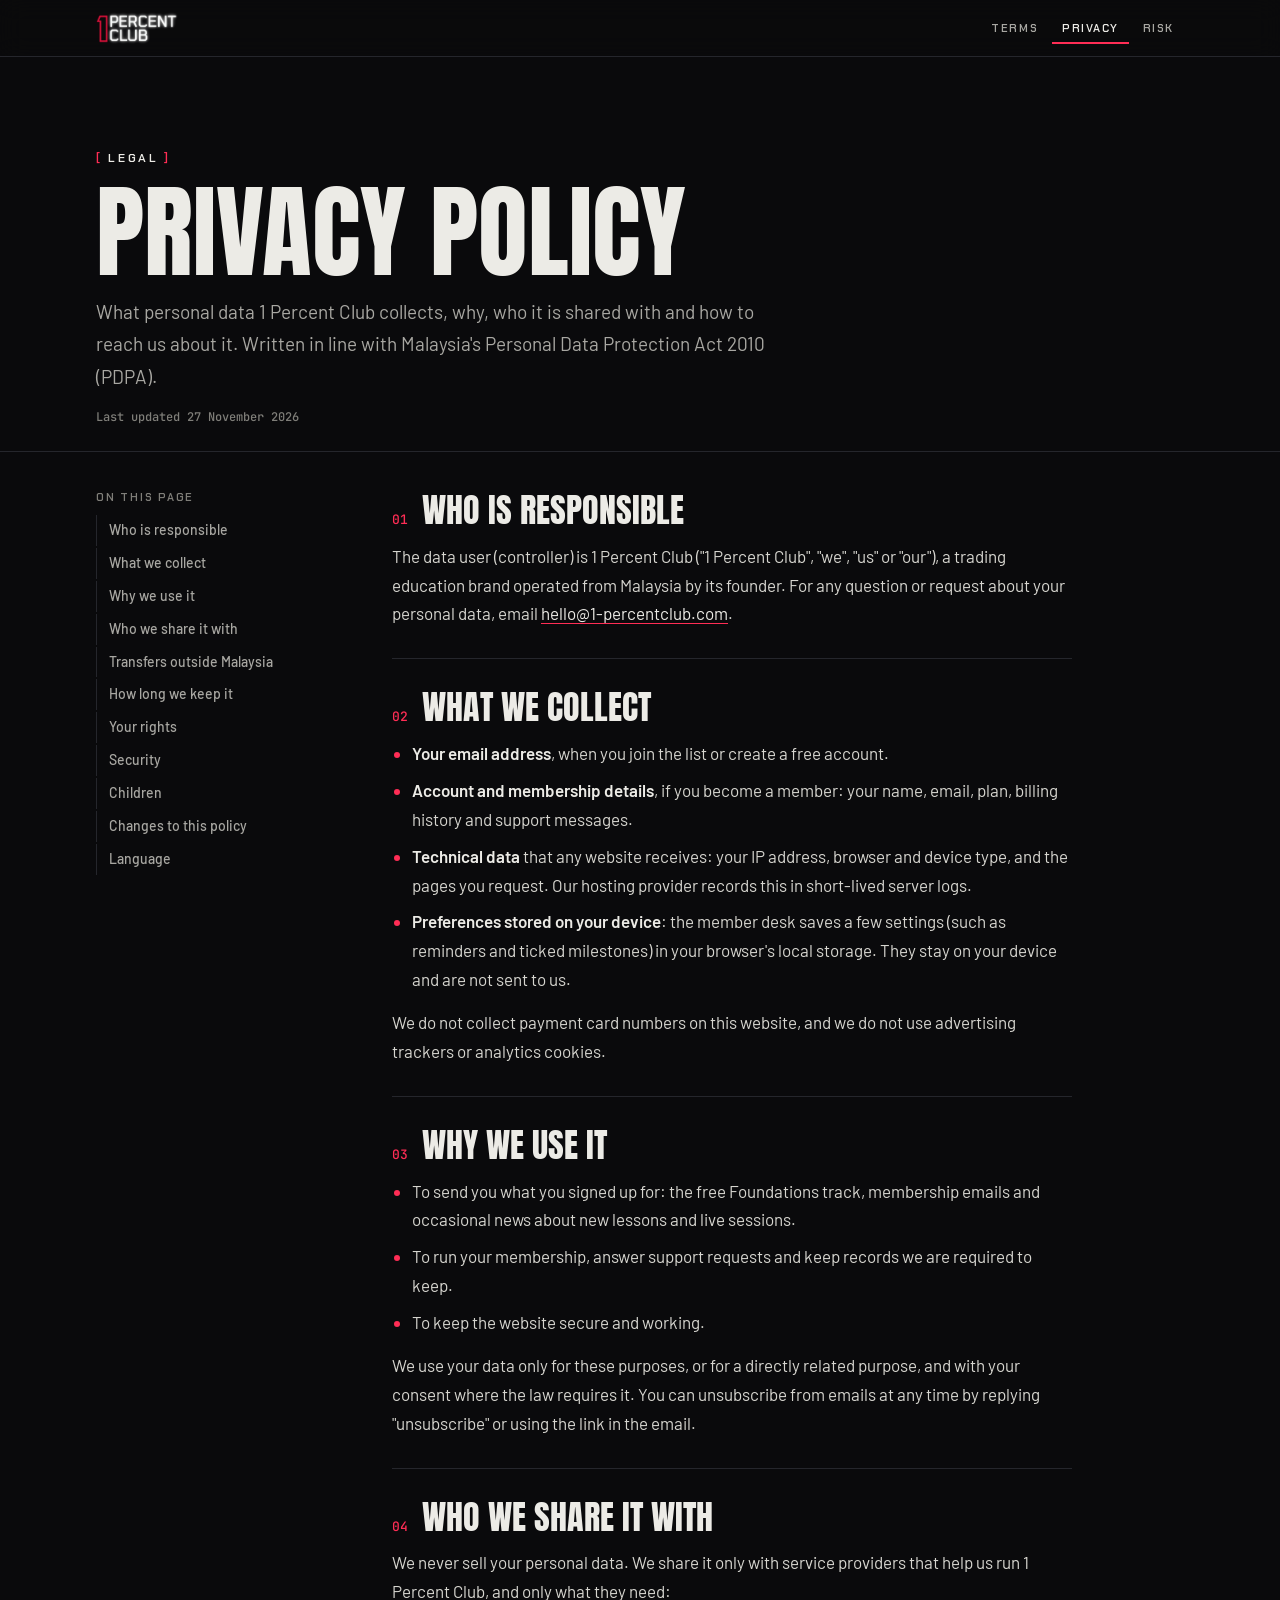
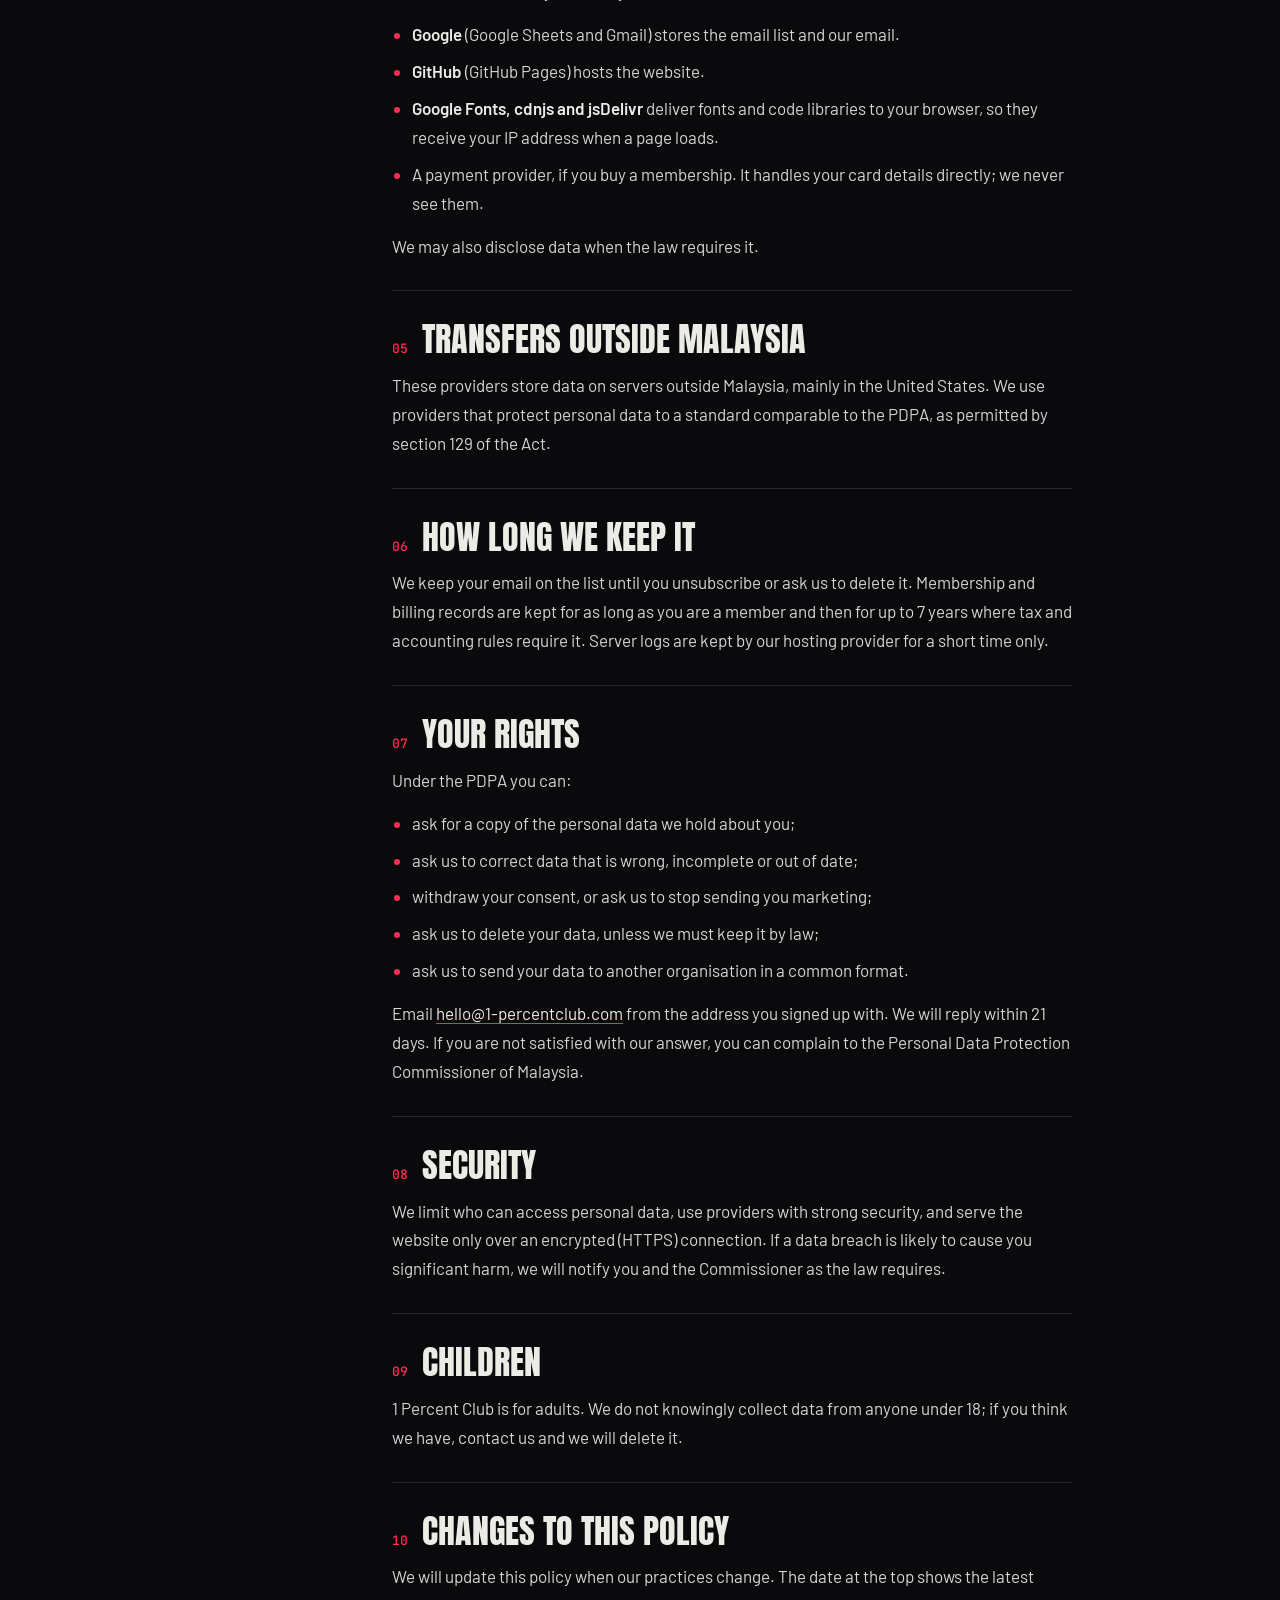
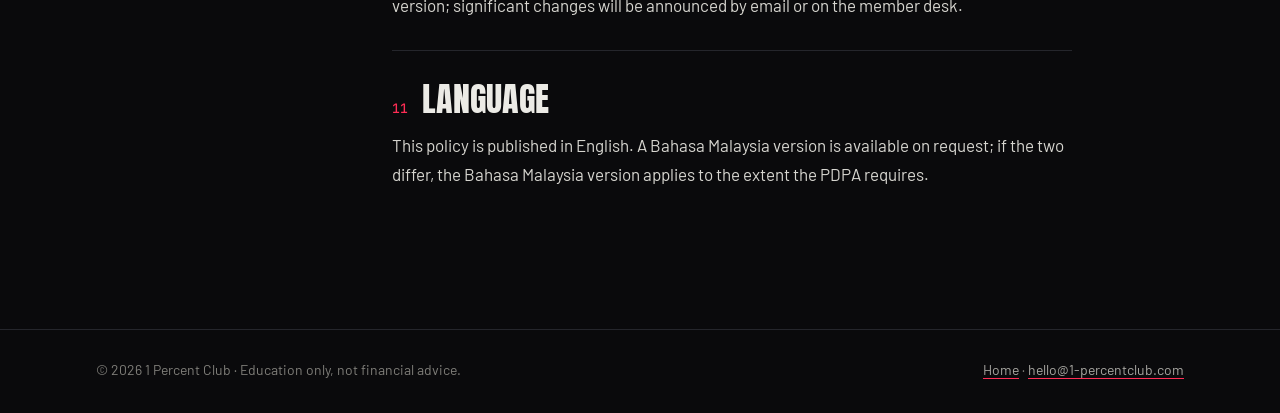
<file: privacy.html>
<!doctype html>
<html lang="en">
<head>
<meta charset="utf-8">
<meta name="viewport" content="width=device-width, initial-scale=1, viewport-fit=cover">
<title>Privacy Policy · 1 Percent Club</title>
<meta name="claude:viewport-fit-sides" content="cover">
<meta name="description" content="What personal data 1 Percent Club collects, why, who it is shared with and how to reach us about it. Written in line with Malaysia&#x27;s Personal Data Protection Act 2010 (PDPA).">
<link rel="canonical" href="https://1-percentclub.com/privacy.html">
<meta name="theme-color" content="#0a0a0c">
<link rel="icon" href="favicon.ico" sizes="any">
<link rel="icon" href="favicon.svg" type="image/svg+xml">
<link rel="apple-touch-icon" href="apple-touch-icon.png">
<meta property="og:title" content="Privacy Policy · 1 Percent Club">
<meta property="og:description" content="What personal data 1 Percent Club collects, why, who it is shared with and how to reach us about it. Written in line with Malaysia&#x27;s Personal Data Protection Act 2010 (PDPA).">
<meta property="og:image" content="https://1-percentclub.com/og-image.jpg">
<link rel="preconnect" href="https://fonts.googleapis.com">
<link rel="preconnect" href="https://fonts.gstatic.com" crossorigin>
<link rel="stylesheet" href="https://fonts.googleapis.com/css2?family=Anton&family=Barlow:wght@400;500;600&family=Chakra+Petch:wght@600&family=JetBrains+Mono:wght@500&display=swap">
<style>
:root { color-scheme: dark; --ink:#0a0a0c; --panel:#111114; --line:#25262c; --line-2:#37383f; --fg:#ecebe6; --muted:#a8a7a2; --dim:#7f7e79; --red:#ff2d55; --crimson:#dc143c;
  --f-display:"Anton","Impact","Arial Narrow",sans-serif; --f-ui:"Chakra Petch","Barlow",system-ui,sans-serif; --f-body:"Barlow",system-ui,-apple-system,"Segoe UI",sans-serif;
  --gl:max(16px, env(safe-area-inset-left, 0px)); --gr:max(16px, env(safe-area-inset-right, 0px)); }
*, *::before, *::after { box-sizing: border-box; }
html { background: var(--ink); -webkit-text-size-adjust: 100%; scroll-padding-top: 90px; }
body { margin: 0; background: var(--ink); color: var(--fg); font: 400 17px/1.7 var(--f-body); -webkit-font-smoothing: antialiased; }
body::before { content: ""; position: fixed; inset: 0 0 auto; height: env(safe-area-inset-top, 0px); z-index: 20; background: var(--ink); }
a { color: var(--fg); text-decoration-color: var(--red); text-underline-offset: 3px; }
:focus-visible { outline: 2px solid var(--red); outline-offset: 3px; }
.wrap { max-width: 1120px; margin-inline: auto; padding-left: var(--gl); padding-right: var(--gr); }
.bar { position: sticky; top: env(safe-area-inset-top, 0px); z-index: 10; background: rgba(10,10,12,.9); -webkit-backdrop-filter: blur(12px); backdrop-filter: blur(12px); border-bottom: 1px solid var(--line); }
.bar .wrap { display: flex; align-items: center; gap: 18px; padding-block: 12px; }
.bar img { height: 32px; width: auto; display: block; }
.bar nav { margin-left: auto; display: flex; gap: 4px; flex-wrap: wrap; }
.bar nav a { font: 600 11px/1 var(--f-ui); letter-spacing: .14em; text-transform: uppercase; color: var(--muted); text-decoration: none; padding: 10px; }
.bar nav a[aria-current="page"] { color: var(--fg); box-shadow: inset 0 -2px 0 var(--red); }
header.top { padding-block: clamp(40px, 7vw, 84px) 28px; border-bottom: 1px solid var(--line); }
.eyebrow { font: 600 12px/1 var(--f-ui); letter-spacing: .22em; text-transform: uppercase; }
.eyebrow::before { content: "[ "; color: var(--red); } .eyebrow::after { content: " ]"; color: var(--red); }
h1 { font: 400 clamp(48px, 8vw, 104px)/.9 var(--f-display); text-transform: uppercase; margin: 16px 0 18px; }
.lead { color: var(--muted); font-size: 19px; max-width: 62ch; margin: 0; }
.updated { font: 500 12px/1 "JetBrains Mono", ui-monospace, monospace; color: var(--dim); margin-top: 18px; }
.layout { display: grid; grid-template-columns: 240px minmax(0, 1fr); gap: 56px; padding-block: 40px 80px; }
.toc { position: sticky; top: 90px; align-self: start; display: grid; gap: 2px; }
.toc span { font: 600 11px/1 var(--f-ui); letter-spacing: .16em; text-transform: uppercase; color: var(--dim); margin-bottom: 10px; }
.toc a { font: 500 14px/1.35 var(--f-body); color: var(--muted); text-decoration: none; padding: 6px 0 6px 12px; border-left: 1px solid var(--line); }
.toc a:hover { color: var(--fg); border-left-color: var(--red); }
article { max-width: 68ch; min-width: 0; }
section { padding-bottom: 30px; margin-bottom: 30px; border-bottom: 1px solid var(--line); }
section:last-child { border-bottom: 0; }
h2 { font: 400 clamp(26px, 3vw, 34px)/1.05 var(--f-display); text-transform: uppercase; margin: 0 0 14px; display: flex; gap: 14px; align-items: baseline; }
h2 .n { font: 500 13px/1 "JetBrains Mono", ui-monospace, monospace; color: var(--red); }
p { margin: 0 0 14px; color: #d6d5cf; } p:last-child { margin-bottom: 0; }
ul { margin: 0 0 14px; padding-left: 20px; color: #d6d5cf; } li { margin-bottom: 8px; } li::marker { color: var(--red); }
b { color: var(--fg); font-weight: 600; }
footer { border-top: 1px solid var(--line); padding-block: 28px calc(env(safe-area-inset-bottom, 0px) + 32px); color: var(--dim); font-size: 14px; }
footer .wrap { display: flex; flex-wrap: wrap; gap: 10px 24px; justify-content: space-between; }
footer a { color: var(--muted); }
@media (max-width: 860px) { .layout { grid-template-columns: 1fr; gap: 28px; } .toc { position: static; } .bar nav a:not([aria-current]) { display: none; } }
</style>
</head>
<body>
<div class="bar"><div class="wrap"><a href="index.html" aria-label="1 Percent Club home"><img src="1pc-logo.webp" alt="1 Percent Club" width="821" height="322"></a><nav aria-label="Legal"><a href="terms.html">Terms</a><a href="privacy.html" aria-current="page">Privacy</a><a href="risk.html">Risk</a></nav></div></div>
<header class="top"><div class="wrap"><span class="eyebrow">Legal</span><h1>Privacy Policy</h1><p class="lead">What personal data 1 Percent Club collects, why, who it is shared with and how to reach us about it. Written in line with Malaysia&#x27;s Personal Data Protection Act 2010 (PDPA).</p><p class="updated">Last updated 27 November 2026</p></div></header>
<main class="wrap layout"><nav class="toc" aria-label="On this page"><span>On this page</span><a href="#who-is-responsible">Who is responsible</a><a href="#what-we-collect">What we collect</a><a href="#why-we-use-it">Why we use it</a><a href="#who-we-share-it-with">Who we share it with</a><a href="#transfers-outside-malaysia">Transfers outside Malaysia</a><a href="#how-long-we-keep-it">How long we keep it</a><a href="#your-rights">Your rights</a><a href="#security">Security</a><a href="#children">Children</a><a href="#changes-to-this-policy">Changes to this policy</a><a href="#language">Language</a></nav><article><section id="who-is-responsible"><h2><span class="n">01</span>Who is responsible</h2><p>The data user (controller) is 1 Percent Club ("1 Percent Club", "we", "us" or "our"), a trading education brand operated from Malaysia by its founder. For any question or request about your personal data, email <a href="mailto:hello@1-percentclub.com">hello@1-percentclub.com</a>.</p></section><section id="what-we-collect"><h2><span class="n">02</span>What we collect</h2><ul><li><b>Your email address</b>, when you join the list or create a free account.</li>
<li><b>Account and membership details</b>, if you become a member: your name, email, plan, billing history and support messages.</li>
<li><b>Technical data</b> that any website receives: your IP address, browser and device type, and the pages you request. Our hosting provider records this in short-lived server logs.</li>
<li><b>Preferences stored on your device</b>: the member desk saves a few settings (such as reminders and ticked milestones) in your browser's local storage. They stay on your device and are not sent to us.</li></ul>
<p>We do not collect payment card numbers on this website, and we do not use advertising trackers or analytics cookies.</p></section><section id="why-we-use-it"><h2><span class="n">03</span>Why we use it</h2><ul><li>To send you what you signed up for: the free Foundations track, membership emails and occasional news about new lessons and live sessions.</li>
<li>To run your membership, answer support requests and keep records we are required to keep.</li>
<li>To keep the website secure and working.</li></ul>
<p>We use your data only for these purposes, or for a directly related purpose, and with your consent where the law requires it. You can unsubscribe from emails at any time by replying "unsubscribe" or using the link in the email.</p></section><section id="who-we-share-it-with"><h2><span class="n">04</span>Who we share it with</h2><p>We never sell your personal data. We share it only with service providers that help us run 1 Percent Club, and only what they need:</p>
<ul><li><b>Google</b> (Google Sheets and Gmail) stores the email list and our email.</li>
<li><b>GitHub</b> (GitHub Pages) hosts the website.</li>
<li><b>Google Fonts, cdnjs and jsDelivr</b> deliver fonts and code libraries to your browser, so they receive your IP address when a page loads.</li>
<li>A payment provider, if you buy a membership. It handles your card details directly; we never see them.</li></ul>
<p>We may also disclose data when the law requires it.</p></section><section id="transfers-outside-malaysia"><h2><span class="n">05</span>Transfers outside Malaysia</h2><p>These providers store data on servers outside Malaysia, mainly in the United States. We use providers that protect personal data to a standard comparable to the PDPA, as permitted by section 129 of the Act.</p></section><section id="how-long-we-keep-it"><h2><span class="n">06</span>How long we keep it</h2><p>We keep your email on the list until you unsubscribe or ask us to delete it. Membership and billing records are kept for as long as you are a member and then for up to 7 years where tax and accounting rules require it. Server logs are kept by our hosting provider for a short time only.</p></section><section id="your-rights"><h2><span class="n">07</span>Your rights</h2><p>Under the PDPA you can:</p>
<ul><li>ask for a copy of the personal data we hold about you;</li>
<li>ask us to correct data that is wrong, incomplete or out of date;</li>
<li>withdraw your consent, or ask us to stop sending you marketing;</li>
<li>ask us to delete your data, unless we must keep it by law;</li>
<li>ask us to send your data to another organisation in a common format.</li></ul>
<p>Email <a href="mailto:hello@1-percentclub.com">hello@1-percentclub.com</a> from the address you signed up with. We will reply within 21 days. If you are not satisfied with our answer, you can complain to the Personal Data Protection Commissioner of Malaysia.</p></section><section id="security"><h2><span class="n">08</span>Security</h2><p>We limit who can access personal data, use providers with strong security, and serve the website only over an encrypted (HTTPS) connection. If a data breach is likely to cause you significant harm, we will notify you and the Commissioner as the law requires.</p></section><section id="children"><h2><span class="n">09</span>Children</h2><p>1 Percent Club is for adults. We do not knowingly collect data from anyone under 18; if you think we have, contact us and we will delete it.</p></section><section id="changes-to-this-policy"><h2><span class="n">10</span>Changes to this policy</h2><p>We will update this policy when our practices change. The date at the top shows the latest version; significant changes will be announced by email or on the member desk.</p></section><section id="language"><h2><span class="n">11</span>Language</h2><p>This policy is published in English. A Bahasa Malaysia version is available on request; if the two differ, the Bahasa Malaysia version applies to the extent the PDPA requires.</p></section></article></main>
<footer><div class="wrap"><span>© 2026 1 Percent Club · Education only, not financial advice.</span><span><a href="index.html">Home</a> · <a href="mailto:hello@1-percentclub.com">hello@1-percentclub.com</a></span></div></footer>
</body>
</html>
</file>
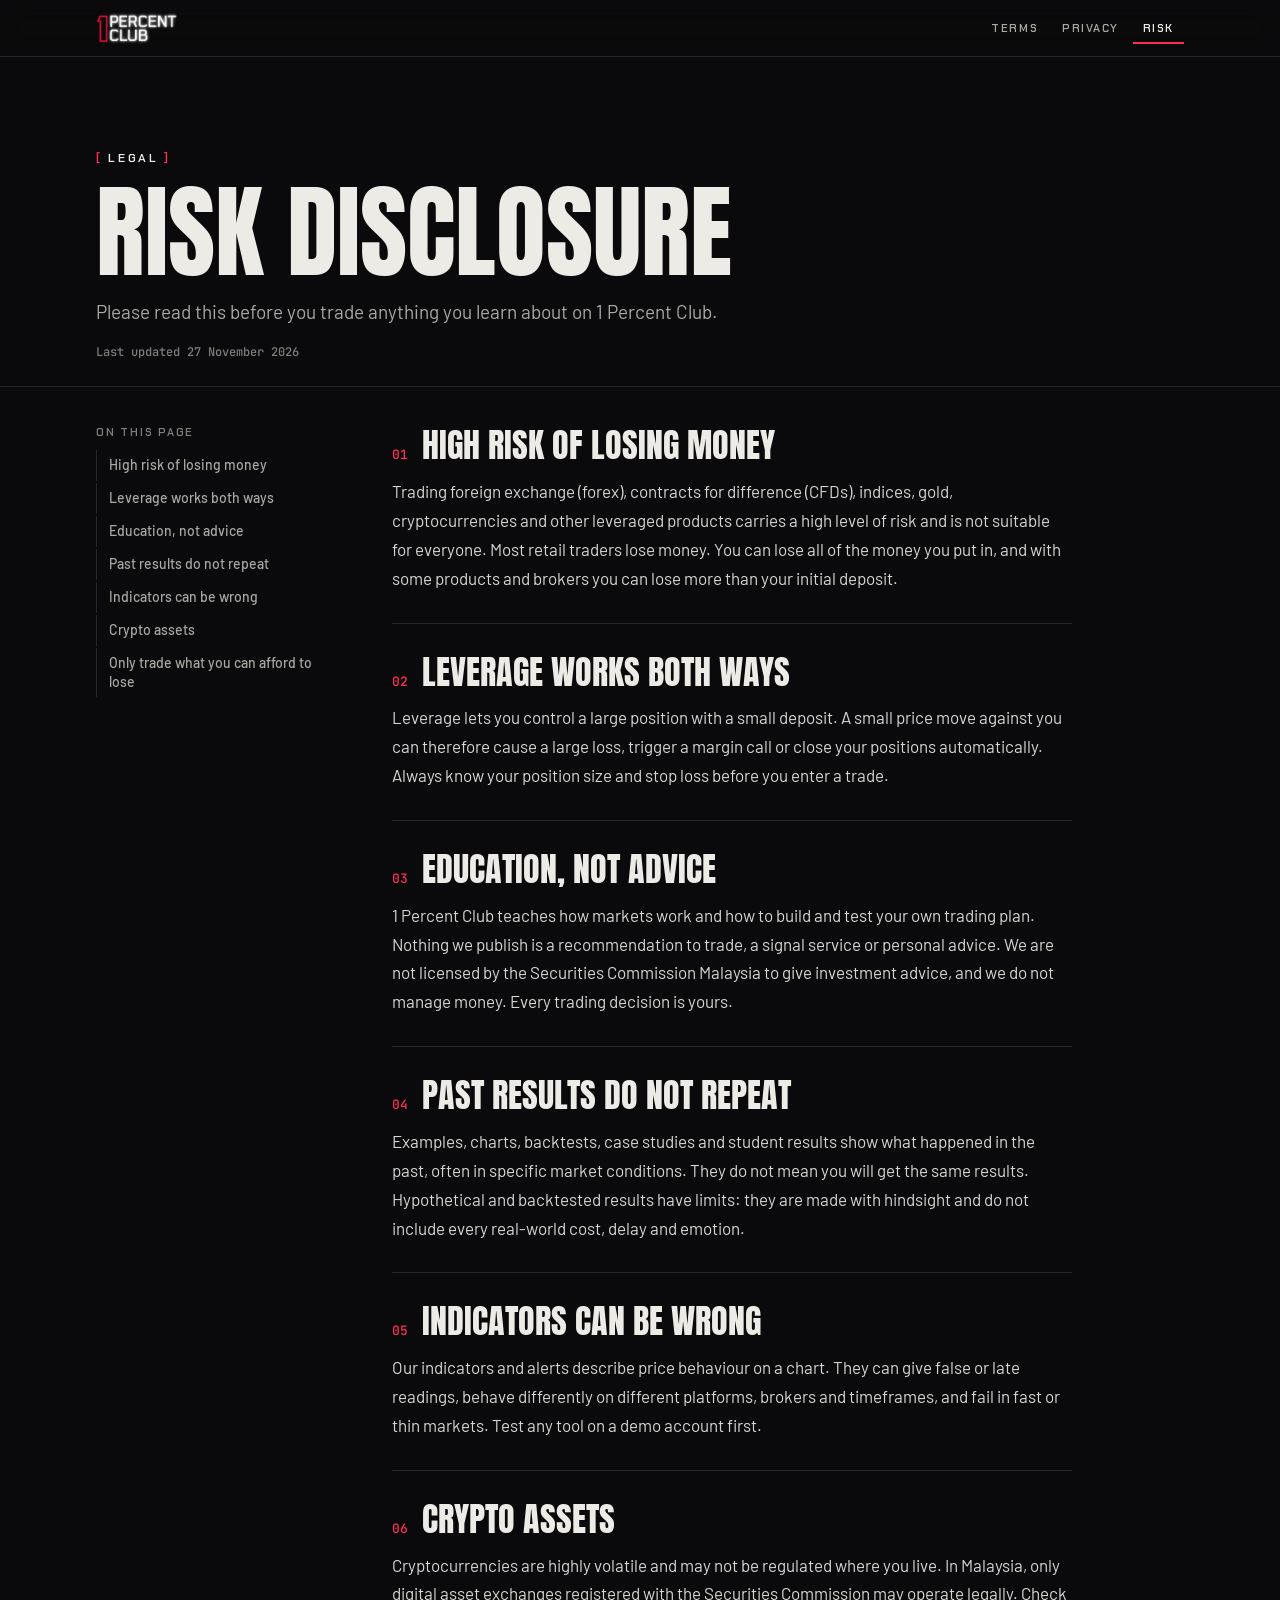
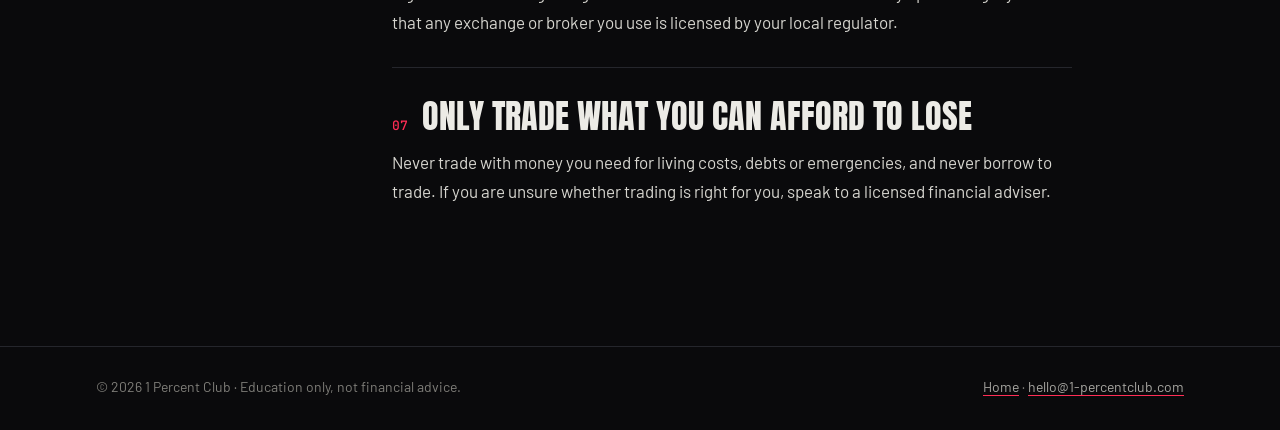
<file: risk.html>
<!doctype html>
<html lang="en">
<head>
<meta charset="utf-8">
<meta name="viewport" content="width=device-width, initial-scale=1, viewport-fit=cover">
<title>Risk Disclosure · 1 Percent Club</title>
<meta name="claude:viewport-fit-sides" content="cover">
<meta name="description" content="Please read this before you trade anything you learn about on 1 Percent Club.">
<link rel="canonical" href="https://1-percentclub.com/risk.html">
<meta name="theme-color" content="#0a0a0c">
<link rel="icon" href="favicon.ico" sizes="any">
<link rel="icon" href="favicon.svg" type="image/svg+xml">
<link rel="apple-touch-icon" href="apple-touch-icon.png">
<meta property="og:title" content="Risk Disclosure · 1 Percent Club">
<meta property="og:description" content="Please read this before you trade anything you learn about on 1 Percent Club.">
<meta property="og:image" content="https://1-percentclub.com/og-image.jpg">
<link rel="preconnect" href="https://fonts.googleapis.com">
<link rel="preconnect" href="https://fonts.gstatic.com" crossorigin>
<link rel="stylesheet" href="https://fonts.googleapis.com/css2?family=Anton&family=Barlow:wght@400;500;600&family=Chakra+Petch:wght@600&family=JetBrains+Mono:wght@500&display=swap">
<style>
:root { color-scheme: dark; --ink:#0a0a0c; --panel:#111114; --line:#25262c; --line-2:#37383f; --fg:#ecebe6; --muted:#a8a7a2; --dim:#7f7e79; --red:#ff2d55; --crimson:#dc143c;
  --f-display:"Anton","Impact","Arial Narrow",sans-serif; --f-ui:"Chakra Petch","Barlow",system-ui,sans-serif; --f-body:"Barlow",system-ui,-apple-system,"Segoe UI",sans-serif;
  --gl:max(16px, env(safe-area-inset-left, 0px)); --gr:max(16px, env(safe-area-inset-right, 0px)); }
*, *::before, *::after { box-sizing: border-box; }
html { background: var(--ink); -webkit-text-size-adjust: 100%; scroll-padding-top: 90px; }
body { margin: 0; background: var(--ink); color: var(--fg); font: 400 17px/1.7 var(--f-body); -webkit-font-smoothing: antialiased; }
body::before { content: ""; position: fixed; inset: 0 0 auto; height: env(safe-area-inset-top, 0px); z-index: 20; background: var(--ink); }
a { color: var(--fg); text-decoration-color: var(--red); text-underline-offset: 3px; }
:focus-visible { outline: 2px solid var(--red); outline-offset: 3px; }
.wrap { max-width: 1120px; margin-inline: auto; padding-left: var(--gl); padding-right: var(--gr); }
.bar { position: sticky; top: env(safe-area-inset-top, 0px); z-index: 10; background: rgba(10,10,12,.9); -webkit-backdrop-filter: blur(12px); backdrop-filter: blur(12px); border-bottom: 1px solid var(--line); }
.bar .wrap { display: flex; align-items: center; gap: 18px; padding-block: 12px; }
.bar img { height: 32px; width: auto; display: block; }
.bar nav { margin-left: auto; display: flex; gap: 4px; flex-wrap: wrap; }
.bar nav a { font: 600 11px/1 var(--f-ui); letter-spacing: .14em; text-transform: uppercase; color: var(--muted); text-decoration: none; padding: 10px; }
.bar nav a[aria-current="page"] { color: var(--fg); box-shadow: inset 0 -2px 0 var(--red); }
header.top { padding-block: clamp(40px, 7vw, 84px) 28px; border-bottom: 1px solid var(--line); }
.eyebrow { font: 600 12px/1 var(--f-ui); letter-spacing: .22em; text-transform: uppercase; }
.eyebrow::before { content: "[ "; color: var(--red); } .eyebrow::after { content: " ]"; color: var(--red); }
h1 { font: 400 clamp(48px, 8vw, 104px)/.9 var(--f-display); text-transform: uppercase; margin: 16px 0 18px; }
.lead { color: var(--muted); font-size: 19px; max-width: 62ch; margin: 0; }
.updated { font: 500 12px/1 "JetBrains Mono", ui-monospace, monospace; color: var(--dim); margin-top: 18px; }
.layout { display: grid; grid-template-columns: 240px minmax(0, 1fr); gap: 56px; padding-block: 40px 80px; }
.toc { position: sticky; top: 90px; align-self: start; display: grid; gap: 2px; }
.toc span { font: 600 11px/1 var(--f-ui); letter-spacing: .16em; text-transform: uppercase; color: var(--dim); margin-bottom: 10px; }
.toc a { font: 500 14px/1.35 var(--f-body); color: var(--muted); text-decoration: none; padding: 6px 0 6px 12px; border-left: 1px solid var(--line); }
.toc a:hover { color: var(--fg); border-left-color: var(--red); }
article { max-width: 68ch; min-width: 0; }
section { padding-bottom: 30px; margin-bottom: 30px; border-bottom: 1px solid var(--line); }
section:last-child { border-bottom: 0; }
h2 { font: 400 clamp(26px, 3vw, 34px)/1.05 var(--f-display); text-transform: uppercase; margin: 0 0 14px; display: flex; gap: 14px; align-items: baseline; }
h2 .n { font: 500 13px/1 "JetBrains Mono", ui-monospace, monospace; color: var(--red); }
p { margin: 0 0 14px; color: #d6d5cf; } p:last-child { margin-bottom: 0; }
ul { margin: 0 0 14px; padding-left: 20px; color: #d6d5cf; } li { margin-bottom: 8px; } li::marker { color: var(--red); }
b { color: var(--fg); font-weight: 600; }
footer { border-top: 1px solid var(--line); padding-block: 28px calc(env(safe-area-inset-bottom, 0px) + 32px); color: var(--dim); font-size: 14px; }
footer .wrap { display: flex; flex-wrap: wrap; gap: 10px 24px; justify-content: space-between; }
footer a { color: var(--muted); }
@media (max-width: 860px) { .layout { grid-template-columns: 1fr; gap: 28px; } .toc { position: static; } .bar nav a:not([aria-current]) { display: none; } }
</style>
</head>
<body>
<div class="bar"><div class="wrap"><a href="index.html" aria-label="1 Percent Club home"><img src="1pc-logo.webp" alt="1 Percent Club" width="821" height="322"></a><nav aria-label="Legal"><a href="terms.html">Terms</a><a href="privacy.html">Privacy</a><a href="risk.html" aria-current="page">Risk</a></nav></div></div>
<header class="top"><div class="wrap"><span class="eyebrow">Legal</span><h1>Risk Disclosure</h1><p class="lead">Please read this before you trade anything you learn about on 1 Percent Club.</p><p class="updated">Last updated 27 November 2026</p></div></header>
<main class="wrap layout"><nav class="toc" aria-label="On this page"><span>On this page</span><a href="#high-risk-of-losing-money">High risk of losing money</a><a href="#leverage-works-both-ways">Leverage works both ways</a><a href="#education-not-advice">Education, not advice</a><a href="#past-results-do-not-repeat">Past results do not repeat</a><a href="#indicators-can-be-wrong">Indicators can be wrong</a><a href="#crypto-assets">Crypto assets</a><a href="#only-trade-what-you-can-afford-to-lose">Only trade what you can afford to lose</a></nav><article><section id="high-risk-of-losing-money"><h2><span class="n">01</span>High risk of losing money</h2><p>Trading foreign exchange (forex), contracts for difference (CFDs), indices, gold, cryptocurrencies and other leveraged products carries a high level of risk and is not suitable for everyone. Most retail traders lose money. You can lose all of the money you put in, and with some products and brokers you can lose more than your initial deposit.</p></section><section id="leverage-works-both-ways"><h2><span class="n">02</span>Leverage works both ways</h2><p>Leverage lets you control a large position with a small deposit. A small price move against you can therefore cause a large loss, trigger a margin call or close your positions automatically. Always know your position size and stop loss before you enter a trade.</p></section><section id="education-not-advice"><h2><span class="n">03</span>Education, not advice</h2><p>1 Percent Club teaches how markets work and how to build and test your own trading plan. Nothing we publish is a recommendation to trade, a signal service or personal advice. We are not licensed by the Securities Commission Malaysia to give investment advice, and we do not manage money. Every trading decision is yours.</p></section><section id="past-results-do-not-repeat"><h2><span class="n">04</span>Past results do not repeat</h2><p>Examples, charts, backtests, case studies and student results show what happened in the past, often in specific market conditions. They do not mean you will get the same results. Hypothetical and backtested results have limits: they are made with hindsight and do not include every real-world cost, delay and emotion.</p></section><section id="indicators-can-be-wrong"><h2><span class="n">05</span>Indicators can be wrong</h2><p>Our indicators and alerts describe price behaviour on a chart. They can give false or late readings, behave differently on different platforms, brokers and timeframes, and fail in fast or thin markets. Test any tool on a demo account first.</p></section><section id="crypto-assets"><h2><span class="n">06</span>Crypto assets</h2><p>Cryptocurrencies are highly volatile and may not be regulated where you live. In Malaysia, only digital asset exchanges registered with the Securities Commission may operate legally. Check that any exchange or broker you use is licensed by your local regulator.</p></section><section id="only-trade-what-you-can-afford-to-lose"><h2><span class="n">07</span>Only trade what you can afford to lose</h2><p>Never trade with money you need for living costs, debts or emergencies, and never borrow to trade. If you are unsure whether trading is right for you, speak to a licensed financial adviser.</p></section></article></main>
<footer><div class="wrap"><span>© 2026 1 Percent Club · Education only, not financial advice.</span><span><a href="index.html">Home</a> · <a href="mailto:hello@1-percentclub.com">hello@1-percentclub.com</a></span></div></footer>
</body>
</html>
</file>
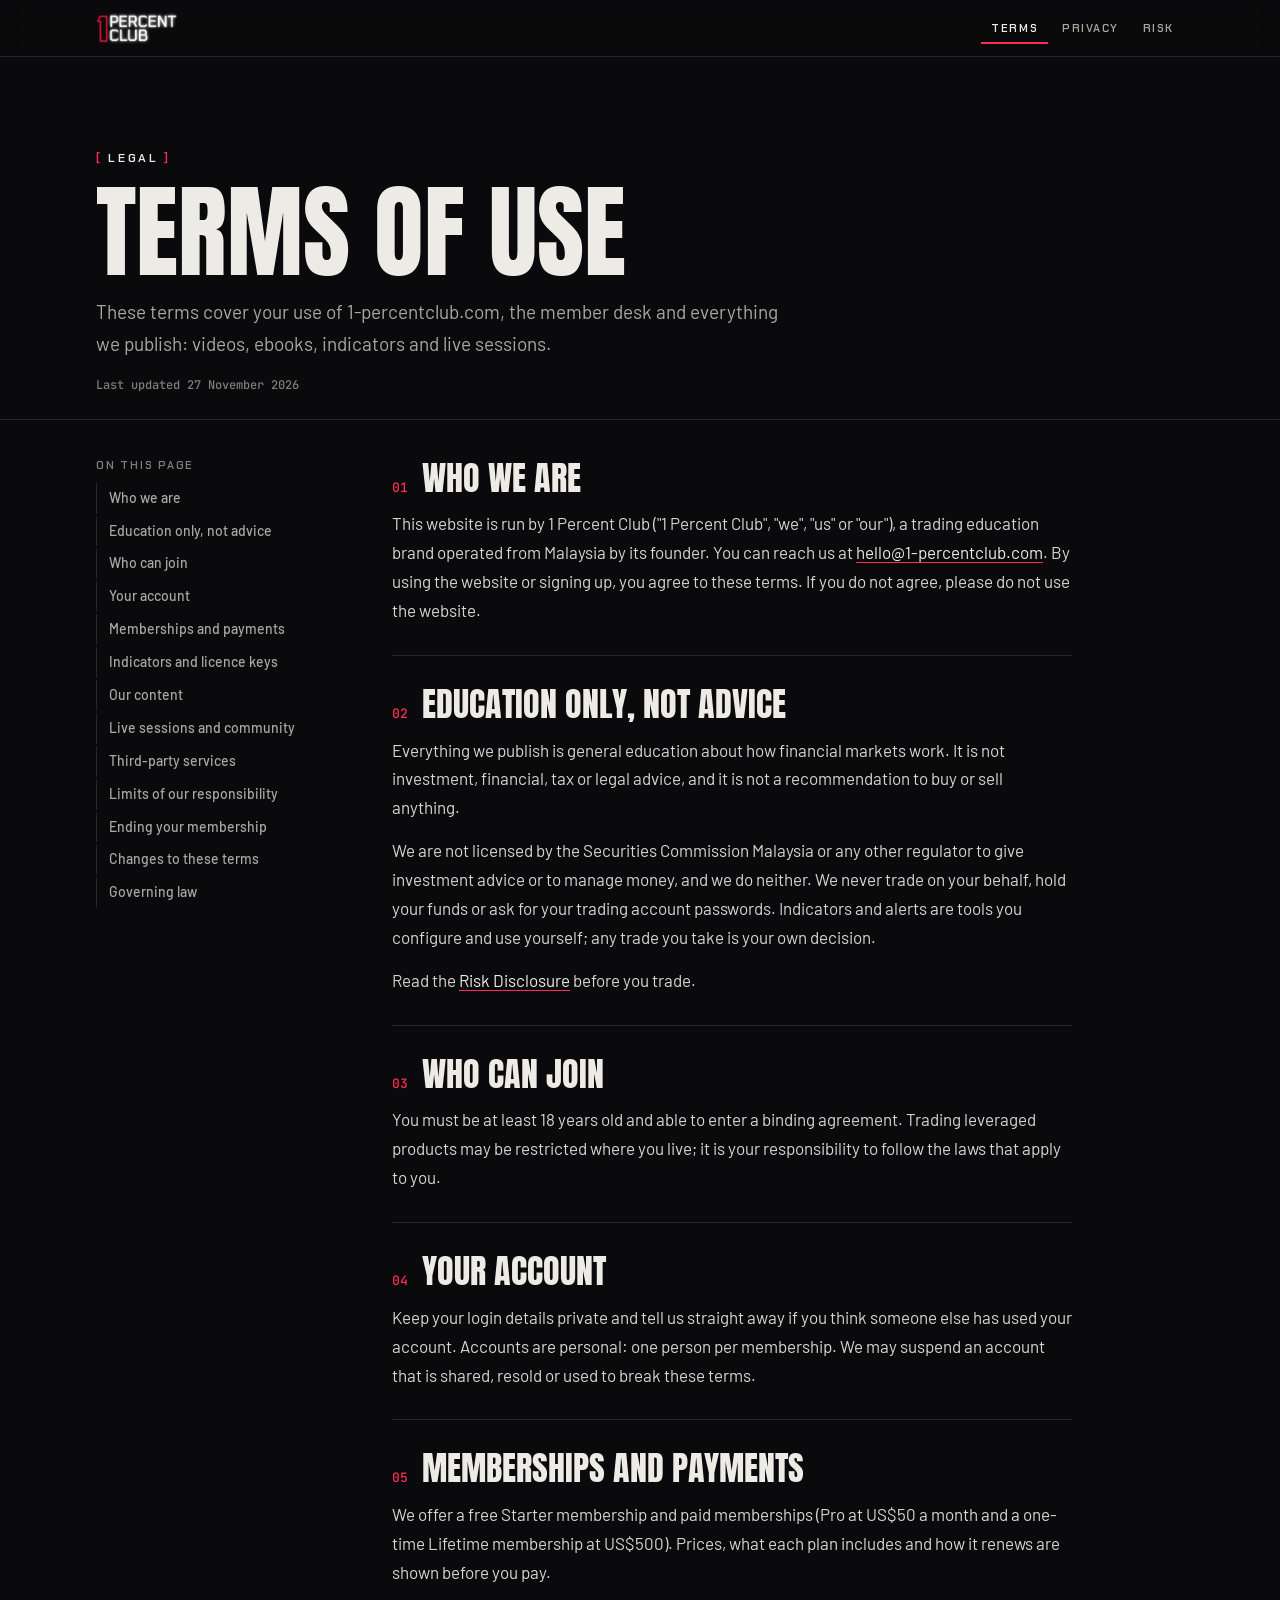
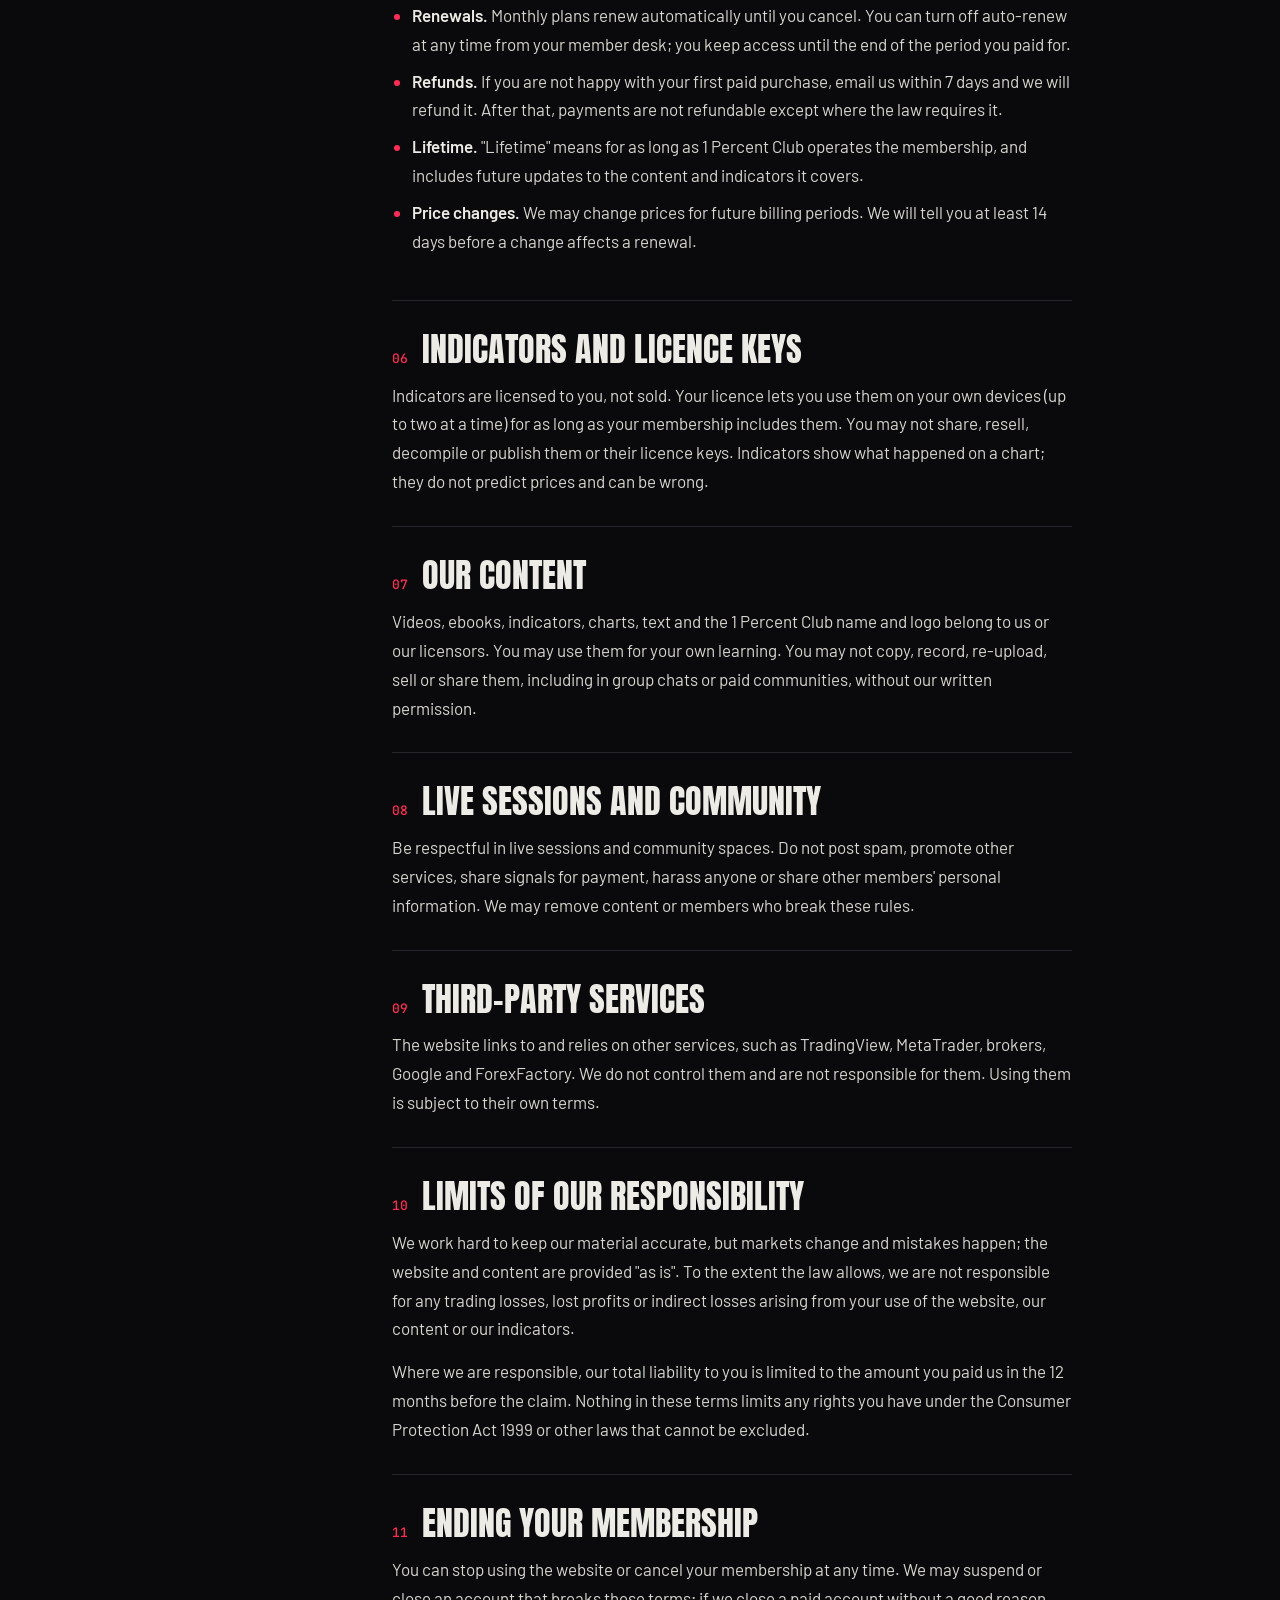
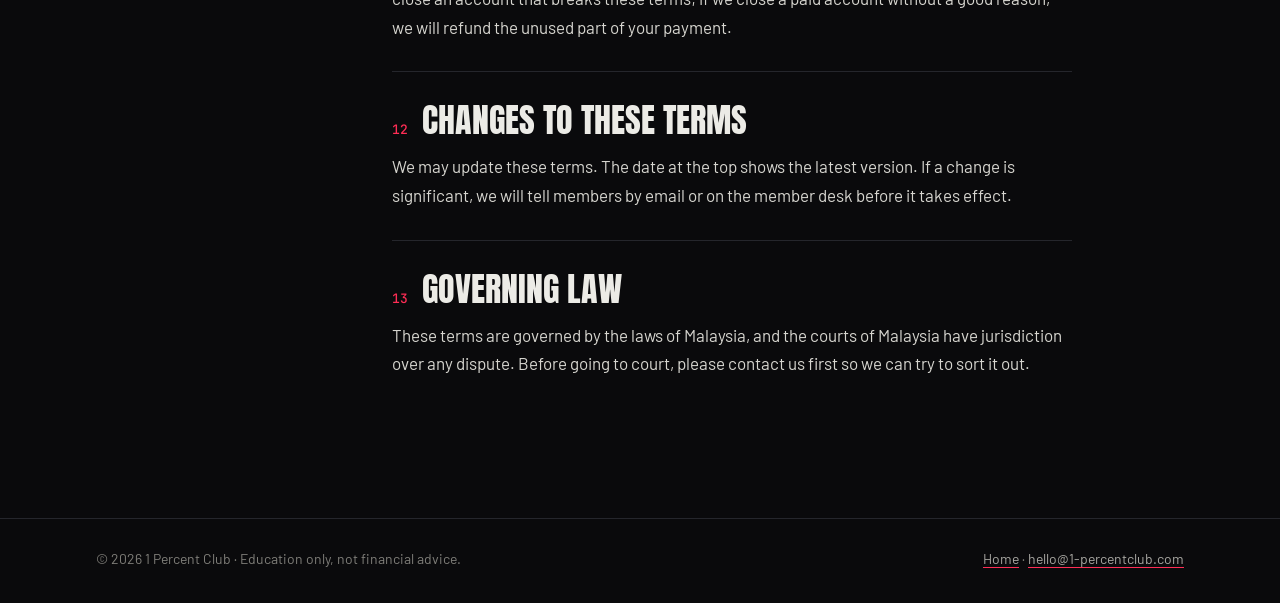
<file: terms.html>
<!doctype html>
<html lang="en">
<head>
<meta charset="utf-8">
<meta name="viewport" content="width=device-width, initial-scale=1, viewport-fit=cover">
<title>Terms of Use · 1 Percent Club</title>
<meta name="claude:viewport-fit-sides" content="cover">
<meta name="description" content="These terms cover your use of 1-percentclub.com, the member desk and everything we publish: videos, ebooks, indicators and live sessions.">
<link rel="canonical" href="https://1-percentclub.com/terms.html">
<meta name="theme-color" content="#0a0a0c">
<link rel="icon" href="favicon.ico" sizes="any">
<link rel="icon" href="favicon.svg" type="image/svg+xml">
<link rel="apple-touch-icon" href="apple-touch-icon.png">
<meta property="og:title" content="Terms of Use · 1 Percent Club">
<meta property="og:description" content="These terms cover your use of 1-percentclub.com, the member desk and everything we publish: videos, ebooks, indicators and live sessions.">
<meta property="og:image" content="https://1-percentclub.com/og-image.jpg">
<link rel="preconnect" href="https://fonts.googleapis.com">
<link rel="preconnect" href="https://fonts.gstatic.com" crossorigin>
<link rel="stylesheet" href="https://fonts.googleapis.com/css2?family=Anton&family=Barlow:wght@400;500;600&family=Chakra+Petch:wght@600&family=JetBrains+Mono:wght@500&display=swap">
<style>
:root { color-scheme: dark; --ink:#0a0a0c; --panel:#111114; --line:#25262c; --line-2:#37383f; --fg:#ecebe6; --muted:#a8a7a2; --dim:#7f7e79; --red:#ff2d55; --crimson:#dc143c;
  --f-display:"Anton","Impact","Arial Narrow",sans-serif; --f-ui:"Chakra Petch","Barlow",system-ui,sans-serif; --f-body:"Barlow",system-ui,-apple-system,"Segoe UI",sans-serif;
  --gl:max(16px, env(safe-area-inset-left, 0px)); --gr:max(16px, env(safe-area-inset-right, 0px)); }
*, *::before, *::after { box-sizing: border-box; }
html { background: var(--ink); -webkit-text-size-adjust: 100%; scroll-padding-top: 90px; }
body { margin: 0; background: var(--ink); color: var(--fg); font: 400 17px/1.7 var(--f-body); -webkit-font-smoothing: antialiased; }
body::before { content: ""; position: fixed; inset: 0 0 auto; height: env(safe-area-inset-top, 0px); z-index: 20; background: var(--ink); }
a { color: var(--fg); text-decoration-color: var(--red); text-underline-offset: 3px; }
:focus-visible { outline: 2px solid var(--red); outline-offset: 3px; }
.wrap { max-width: 1120px; margin-inline: auto; padding-left: var(--gl); padding-right: var(--gr); }
.bar { position: sticky; top: env(safe-area-inset-top, 0px); z-index: 10; background: rgba(10,10,12,.9); -webkit-backdrop-filter: blur(12px); backdrop-filter: blur(12px); border-bottom: 1px solid var(--line); }
.bar .wrap { display: flex; align-items: center; gap: 18px; padding-block: 12px; }
.bar img { height: 32px; width: auto; display: block; }
.bar nav { margin-left: auto; display: flex; gap: 4px; flex-wrap: wrap; }
.bar nav a { font: 600 11px/1 var(--f-ui); letter-spacing: .14em; text-transform: uppercase; color: var(--muted); text-decoration: none; padding: 10px; }
.bar nav a[aria-current="page"] { color: var(--fg); box-shadow: inset 0 -2px 0 var(--red); }
header.top { padding-block: clamp(40px, 7vw, 84px) 28px; border-bottom: 1px solid var(--line); }
.eyebrow { font: 600 12px/1 var(--f-ui); letter-spacing: .22em; text-transform: uppercase; }
.eyebrow::before { content: "[ "; color: var(--red); } .eyebrow::after { content: " ]"; color: var(--red); }
h1 { font: 400 clamp(48px, 8vw, 104px)/.9 var(--f-display); text-transform: uppercase; margin: 16px 0 18px; }
.lead { color: var(--muted); font-size: 19px; max-width: 62ch; margin: 0; }
.updated { font: 500 12px/1 "JetBrains Mono", ui-monospace, monospace; color: var(--dim); margin-top: 18px; }
.layout { display: grid; grid-template-columns: 240px minmax(0, 1fr); gap: 56px; padding-block: 40px 80px; }
.toc { position: sticky; top: 90px; align-self: start; display: grid; gap: 2px; }
.toc span { font: 600 11px/1 var(--f-ui); letter-spacing: .16em; text-transform: uppercase; color: var(--dim); margin-bottom: 10px; }
.toc a { font: 500 14px/1.35 var(--f-body); color: var(--muted); text-decoration: none; padding: 6px 0 6px 12px; border-left: 1px solid var(--line); }
.toc a:hover { color: var(--fg); border-left-color: var(--red); }
article { max-width: 68ch; min-width: 0; }
section { padding-bottom: 30px; margin-bottom: 30px; border-bottom: 1px solid var(--line); }
section:last-child { border-bottom: 0; }
h2 { font: 400 clamp(26px, 3vw, 34px)/1.05 var(--f-display); text-transform: uppercase; margin: 0 0 14px; display: flex; gap: 14px; align-items: baseline; }
h2 .n { font: 500 13px/1 "JetBrains Mono", ui-monospace, monospace; color: var(--red); }
p { margin: 0 0 14px; color: #d6d5cf; } p:last-child { margin-bottom: 0; }
ul { margin: 0 0 14px; padding-left: 20px; color: #d6d5cf; } li { margin-bottom: 8px; } li::marker { color: var(--red); }
b { color: var(--fg); font-weight: 600; }
footer { border-top: 1px solid var(--line); padding-block: 28px calc(env(safe-area-inset-bottom, 0px) + 32px); color: var(--dim); font-size: 14px; }
footer .wrap { display: flex; flex-wrap: wrap; gap: 10px 24px; justify-content: space-between; }
footer a { color: var(--muted); }
@media (max-width: 860px) { .layout { grid-template-columns: 1fr; gap: 28px; } .toc { position: static; } .bar nav a:not([aria-current]) { display: none; } }
</style>
</head>
<body>
<div class="bar"><div class="wrap"><a href="index.html" aria-label="1 Percent Club home"><img src="1pc-logo.webp" alt="1 Percent Club" width="821" height="322"></a><nav aria-label="Legal"><a href="terms.html" aria-current="page">Terms</a><a href="privacy.html">Privacy</a><a href="risk.html">Risk</a></nav></div></div>
<header class="top"><div class="wrap"><span class="eyebrow">Legal</span><h1>Terms of Use</h1><p class="lead">These terms cover your use of 1-percentclub.com, the member desk and everything we publish: videos, ebooks, indicators and live sessions.</p><p class="updated">Last updated 27 November 2026</p></div></header>
<main class="wrap layout"><nav class="toc" aria-label="On this page"><span>On this page</span><a href="#who-we-are">Who we are</a><a href="#education-only-not-advice">Education only, not advice</a><a href="#who-can-join">Who can join</a><a href="#your-account">Your account</a><a href="#memberships-and-payments">Memberships and payments</a><a href="#indicators-and-licence-keys">Indicators and licence keys</a><a href="#our-content">Our content</a><a href="#live-sessions-and-community">Live sessions and community</a><a href="#third-party-services">Third-party services</a><a href="#limits-of-our-responsibility">Limits of our responsibility</a><a href="#ending-your-membership">Ending your membership</a><a href="#changes-to-these-terms">Changes to these terms</a><a href="#governing-law">Governing law</a></nav><article><section id="who-we-are"><h2><span class="n">01</span>Who we are</h2><p>This website is run by 1 Percent Club ("1 Percent Club", "we", "us" or "our"), a trading education brand operated from Malaysia by its founder. You can reach us at <a href="mailto:hello@1-percentclub.com">hello@1-percentclub.com</a>. By using the website or signing up, you agree to these terms. If you do not agree, please do not use the website.</p></section><section id="education-only-not-advice"><h2><span class="n">02</span>Education only, not advice</h2><p>Everything we publish is general education about how financial markets work. It is not investment, financial, tax or legal advice, and it is not a recommendation to buy or sell anything.</p>
<p>We are not licensed by the Securities Commission Malaysia or any other regulator to give investment advice or to manage money, and we do neither. We never trade on your behalf, hold your funds or ask for your trading account passwords. Indicators and alerts are tools you configure and use yourself; any trade you take is your own decision.</p>
<p>Read the <a href="risk.html">Risk Disclosure</a> before you trade.</p></section><section id="who-can-join"><h2><span class="n">03</span>Who can join</h2><p>You must be at least 18 years old and able to enter a binding agreement. Trading leveraged products may be restricted where you live; it is your responsibility to follow the laws that apply to you.</p></section><section id="your-account"><h2><span class="n">04</span>Your account</h2><p>Keep your login details private and tell us straight away if you think someone else has used your account. Accounts are personal: one person per membership. We may suspend an account that is shared, resold or used to break these terms.</p></section><section id="memberships-and-payments"><h2><span class="n">05</span>Memberships and payments</h2><p>We offer a free Starter membership and paid memberships (Pro at US$50 a month and a one-time Lifetime membership at US$500). Prices, what each plan includes and how it renews are shown before you pay.</p>
<ul><li><b>Renewals.</b> Monthly plans renew automatically until you cancel. You can turn off auto-renew at any time from your member desk; you keep access until the end of the period you paid for.</li>
<li><b>Refunds.</b> If you are not happy with your first paid purchase, email us within 7 days and we will refund it. After that, payments are not refundable except where the law requires it.</li>
<li><b>Lifetime.</b> "Lifetime" means for as long as 1 Percent Club operates the membership, and includes future updates to the content and indicators it covers.</li>
<li><b>Price changes.</b> We may change prices for future billing periods. We will tell you at least 14 days before a change affects a renewal.</li></ul></section><section id="indicators-and-licence-keys"><h2><span class="n">06</span>Indicators and licence keys</h2><p>Indicators are licensed to you, not sold. Your licence lets you use them on your own devices (up to two at a time) for as long as your membership includes them. You may not share, resell, decompile or publish them or their licence keys. Indicators show what happened on a chart; they do not predict prices and can be wrong.</p></section><section id="our-content"><h2><span class="n">07</span>Our content</h2><p>Videos, ebooks, indicators, charts, text and the 1 Percent Club name and logo belong to us or our licensors. You may use them for your own learning. You may not copy, record, re-upload, sell or share them, including in group chats or paid communities, without our written permission.</p></section><section id="live-sessions-and-community"><h2><span class="n">08</span>Live sessions and community</h2><p>Be respectful in live sessions and community spaces. Do not post spam, promote other services, share signals for payment, harass anyone or share other members' personal information. We may remove content or members who break these rules.</p></section><section id="third-party-services"><h2><span class="n">09</span>Third-party services</h2><p>The website links to and relies on other services, such as TradingView, MetaTrader, brokers, Google and ForexFactory. We do not control them and are not responsible for them. Using them is subject to their own terms.</p></section><section id="limits-of-our-responsibility"><h2><span class="n">10</span>Limits of our responsibility</h2><p>We work hard to keep our material accurate, but markets change and mistakes happen; the website and content are provided "as is". To the extent the law allows, we are not responsible for any trading losses, lost profits or indirect losses arising from your use of the website, our content or our indicators.</p>
<p>Where we are responsible, our total liability to you is limited to the amount you paid us in the 12 months before the claim. Nothing in these terms limits any rights you have under the Consumer Protection Act 1999 or other laws that cannot be excluded.</p></section><section id="ending-your-membership"><h2><span class="n">11</span>Ending your membership</h2><p>You can stop using the website or cancel your membership at any time. We may suspend or close an account that breaks these terms; if we close a paid account without a good reason, we will refund the unused part of your payment.</p></section><section id="changes-to-these-terms"><h2><span class="n">12</span>Changes to these terms</h2><p>We may update these terms. The date at the top shows the latest version. If a change is significant, we will tell members by email or on the member desk before it takes effect.</p></section><section id="governing-law"><h2><span class="n">13</span>Governing law</h2><p>These terms are governed by the laws of Malaysia, and the courts of Malaysia have jurisdiction over any dispute. Before going to court, please contact us first so we can try to sort it out.</p></section></article></main>
<footer><div class="wrap"><span>© 2026 1 Percent Club · Education only, not financial advice.</span><span><a href="index.html">Home</a> · <a href="mailto:hello@1-percentclub.com">hello@1-percentclub.com</a></span></div></footer>
</body>
</html>
</file>
